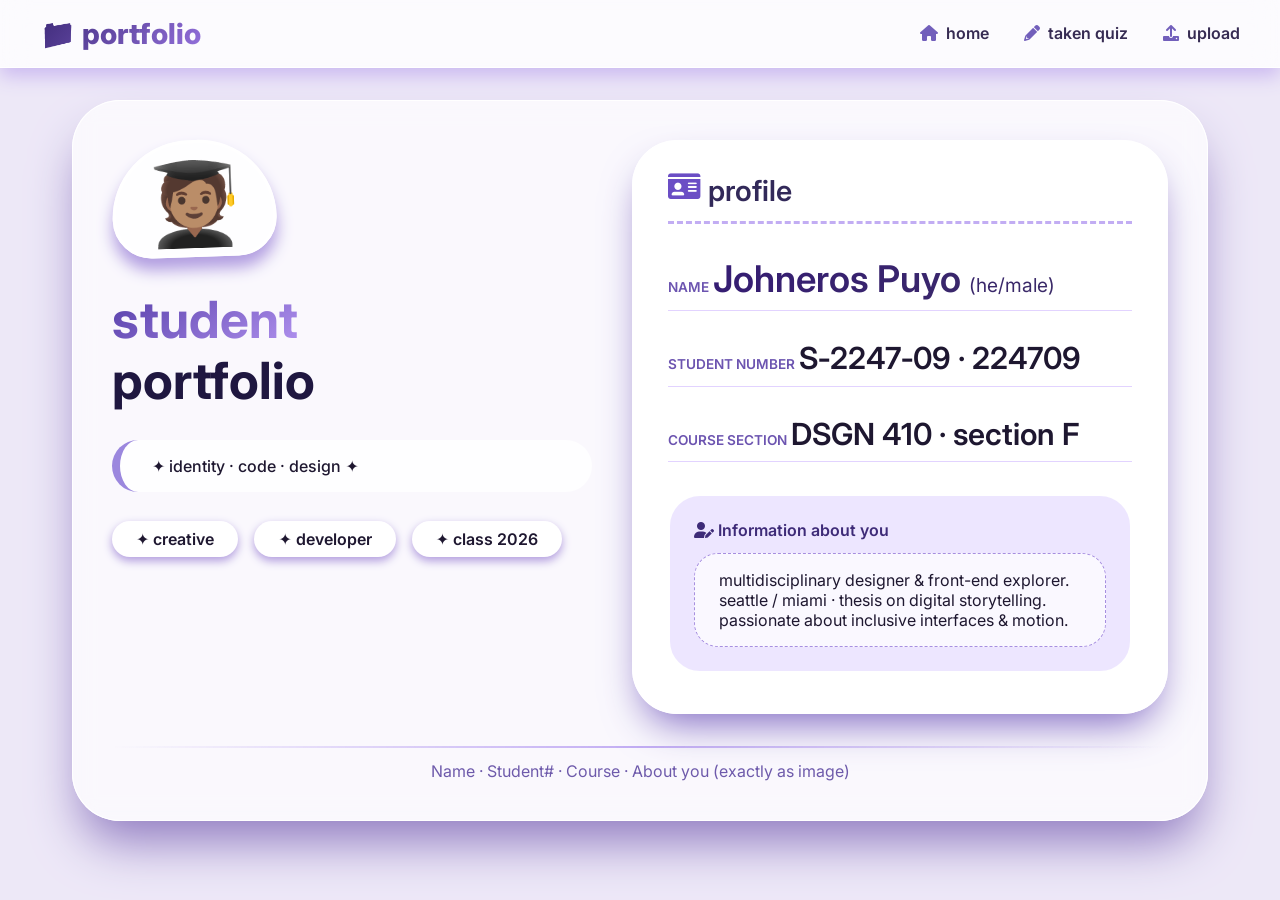
<file: index.html>
<!DOCTYPE html>
<html lang="en">
<head>
    <meta charset="UTF-8">
    <meta name="viewport" content="width=device-width, initial-scale=1.0">
    <title>portfolio · taken quiz upload (no questions)</title>
    <!-- Font Awesome -->
    <link rel="stylesheet" href="https://cdnjs.cloudflare.com/ajax/libs/font-awesome/6.0.0-beta3/css/all.min.css">
    <!-- Google Font: Inter -->
    <link rel="preconnect" href="https://fonts.googleapis.com">
    <link rel="preconnect" href="https://fonts.gstatic.com" crossorigin>
    <link href="https://fonts.googleapis.com/css2?family=Inter:opsz,wght@14..32,400;14..32,500;14..32,600;14..32,700&display=swap" rel="stylesheet">
    <link rel="stylesheet" href="style.css">
    <!-- tiny page switching script (keeps navbar interaction) -->
    <script>
        function showPage(pageId) {
            document.getElementById('home-page').style.display = 'none';
            document.getElementById('quiz-page').style.display = 'none';
            document.getElementById(pageId).style.display = 'block';
        }
        window.onload = function() {
            showPage('home-page');
        };
    </script>
</head>
<body>
    <!-- shared navigation -->
    <nav class="navbar">
        <div class="logo"><a href="#" onclick="showPage('home-page'); return false;">📁 portfolio</a></div>
        <div class="nav-links">
            <a href="#" onclick="showPage('home-page'); return false;"><i class="fas fa-home"></i> home</a>
            <a href="#" onclick="showPage('quiz-page'); return false;"><i class="fas fa-pencil-alt"></i> taken quiz</a>
            <a href="#" onclick="showPage('quiz-page'); return false;"><i class="fas fa-upload"></i> upload</a>
        </div>
    </nav>

    <!-- PAGE 1: LANDING (exact fields: name, student number, course section, info about you) -->
    <div id="home-page" class="page-container" style="display: block;">
        <div class="landing-card">
            <div class="grid">
                <div class="hero">
                    <div class="avatar-symbol">🧑🏽‍🎓</div>
                    <h1><span>student</span><br>portfolio</h1>
                    <div class="tagline">✦ identity · code · design ✦</div>
                    <div class="student-badge">
                        <span class="badge-item">✦ creative</span>
                        <span class="badge-item">✦ developer</span>
                        <span class="badge-item">✦ class 2026</span>
                    </div>
                </div>
                <div class="info-panel">
                    <h2><i class="fas fa-id-card" style="color:#6b4ec5;"></i> profile</h2>
                    <div class="detail-list">
                        <!-- 1. NAME -->
                        <div class="detail-item">
                            <span class="detail-label">Name</span>
                            <span class="detail-value name-value">Johneros Puyo <span style="font-size:1.2rem; font-weight:400;">(he/male)</span></span>
                        </div>
                        <!-- 2. STUDENT NUMBER -->
                        <div class="detail-item">
                            <span class="detail-label">Student number</span>
                            <span class="detail-value">S‑2247‑09 · 224709</span>
                        </div>
                        <!-- 3. COURSE SECTION -->
                        <div class="detail-item">
                            <span class="detail-label">Course Section</span>
                            <span class="detail-value">DSGN 410 · section F</span>
                        </div>
                    </div>
                    <!-- 4. INFORMATION ABOUT YOU -->
                    <div class="info-about">
                        <p><i class="fas fa-user-pen"></i> Information about you</p>
                        <div class="bio-text">
                            multidisciplinary designer & front-end explorer.<br>
                            seattle / miami · thesis on digital storytelling.<br>
                            passionate about inclusive interfaces & motion.
                        </div>
                    </div>
                </div>
            </div>
            <hr>
            <div style="text-align:center; color:#6e5aab;">Name · Student# · Course · About you  (exactly as image)</div>
        </div>
    </div>

    <!-- PAGE 2: TAKEN QUIZ UPLOAD (no questions, only taken quiz records + image upload) -->
    <div id="quiz-page" class="page-container" style="display: none;">
        <div class="quiz-container">
            <div class="quiz-header">
                <i class="fas fa-file-alt"></i>
                <h2>taken quizzes · upload</h2>
            </div>

            <!-- IMAGE UPLOAD (for picture of taken quiz) -->
            <div class="image-upload-area">
                <p><i class="fas fa-cloud-upload-alt" style="margin-right: 8px;"></i> upload a picture of your taken quiz</p>
                <input type="file" id="quizImageInput" accept="image/png, image/jpeg, image/gif, image/webp" onchange="previewQuizImage(event)">
                <small>PNG, JPG, GIF, WEBP — shows preview below</small>
                <div class="preview-box" id="quizPreview">
                    <!-- image preview appears here -->
                </div>
            </div>

            <!-- TAKEN QUIZ LIST (records, NO questions) -->
            <div class="taken-quiz-section">
                <div class="section-title">
                    <i class="fas fa-clock-rotate-left"></i> recently taken quizzes
                </div>
                <div class="quiz-taken-list" id="takenQuizList">
                    <!-- static examples of taken quizzes (these are records, not questions) -->
                    <div class="quiz-record">
                        <div class="quiz-info">
                            <div class="quiz-title"><i class="fas fa-pen-to-square" style="color:#6a4fc5;"></i> midterm exam · design systems</div>
                            <div class="quiz-meta">
                                <span><i class="fas fa-calendar"></i> may 12, 2026</span>
                                <span><i class="fas fa-file-pdf"></i> scanned_quiz.pdf</span>
                            </div>
                        </div>
                        <div class="quiz-score">92%</div>
                    </div>
                    <div class="quiz-record">
                        <div class="quiz-info">
                            <div class="quiz-title"><i class="fas fa-pen-to-square" style="color:#6a4fc5;"></i> typography quiz · week 7</div>
                            <div class="quiz-meta">
                                <span><i class="fas fa-calendar"></i> april 28, 2026</span>
                                <span><i class="fas fa-image"></i> taken_quiz.jpg</span>
                            </div>
                        </div>
                        <div class="quiz-score">88%</div>
                    </div>
                    <div class="quiz-record">
                        <div class="quiz-info">
                            <div class="quiz-title"><i class="fas fa-pen-to-square" style="color:#6a4fc5;"></i> final activity · html & css</div>
                            <div class="quiz-meta">
                                <span><i class="fas fa-calendar"></i> june 02, 2026</span>
                                <span><i class="fas fa-file-image"></i> activity_scan.png</span>
                            </div>
                        </div>
                        <div class="quiz-score">95%</div>
                    </div>
                </div>

                <!-- note: no questions anywhere, just taken quiz records and upload -->
                <div style="margin-top: 2rem; background: #e7daff; padding: 1rem 1.5rem; border-radius: 3rem; color:#3f2f72; font-weight:500;">
                    <i class="fas fa-check-circle" style="color:#5e46b1;"></i>  you have uploaded 3 taken quizzes (image upload simulates adding more)
                </div>
            </div>

            <!-- UPLOAD / DEMO BUTTON (adds a new taken quiz record to show dynamic update) -->
            <div class="action-buttons">
                <button class="btn btn-primary" onclick="addTakenQuiz()"><i class="fas fa-plus-circle"></i> add taken quiz (demo)</button>
                <button class="btn" onclick="document.getElementById('quizImageInput').value=''; document.getElementById('quizPreview').innerHTML='';"><i class="fas fa-trash-alt"></i> clear upload</button>
            </div>

            <div class="footer-note">
                <i class="fas fa-arrow-up"></i> upload a picture of your taken quiz – it appears above.<br>
                <span style="background:#e4d9ff; padding:0.3rem 1rem; border-radius:60px; display:inline-block; margin-top:0.6rem;"></span>
            </div>
        </div>
    </div>

    <script>
        // preview for quiz image upload
        function previewQuizImage(event) {
            const reader = new FileReader();
            reader.onload = function() {
                const previewDiv = document.getElementById('quizPreview');
                previewDiv.innerHTML = `<img src="${reader.result}" alt="taken quiz preview">`;
            };
            if (event.target.files[0]) {
                reader.readAsDataURL(event.target.files[0]);
            } else {
                document.getElementById('quizPreview').innerHTML = '';
            }
        }

        // function to simulate "adding a taken quiz" (dynamic update, no questions)
        function addTakenQuiz() {
            const list = document.getElementById('takenQuizList');
            const newRecord = document.createElement('div');
            newRecord.className = 'quiz-record';
            // random score between 75 and 98
            const score = Math.floor(Math.random() * 20) + 78;
            const months = ['jan','feb','mar','apr','may','jun','jul','aug','sep'];
            const randomMonth = months[Math.floor(Math.random() * months.length)] + ' ' + (Math.floor(Math.random()*20)+1);
            newRecord.innerHTML = `
                <div class="quiz-info">
                    <div class="quiz-title"><i class="fas fa-pen-to-square" style="color:#6a4fc5;"></i> quiz upload · ${randomMonth}</div>
                    <div class="quiz-meta">
                        <span><i class="fas fa-calendar"></i> ${randomMonth}, 2026</span>
                        <span><i class="fas fa-image"></i> taken_quiz_upload.png</span>
                    </div>
                </div>
                <div class="quiz-score">${score}%</div>
            `;
            list.appendChild(newRecord);
        }

        // ensure page switching works after dynamic updates
        window.showPage = function(pageId) {
            document.getElementById('home-page').style.display = 'none';
            document.getElementById('quiz-page').style.display = 'none';
            document.getElementById(pageId).style.display = 'block';
        };
    </script>
    <!-- note: second page contains zero quiz questions — exactly "taken quiz" records + upload image -->
</body>
</html>
</file>
<file: style.css>
* {
            margin: 0;
            padding: 0;
            box-sizing: border-box;
        }

        body {
            font-family: 'Inter', system-ui, sans-serif;
            background: #ede8f7;
            color: #1e1730;
            min-height: 100vh;
        }

        /* navigation */
        .navbar {
            background: rgba(255, 255, 255, 0.8);
            backdrop-filter: blur(14px);
            -webkit-backdrop-filter: blur(14px);
            padding: 1rem 2.5rem;
            display: flex;
            flex-wrap: wrap;
            align-items: center;
            justify-content: space-between;
            border-bottom: 1px solid #ffffff;
            box-shadow: 0 8px 18px #cbb9f0;
            position: sticky;
            top: 0;
            z-index: 10;
        }

        .logo a {
            font-weight: 800;
            font-size: 1.8rem;
            background: linear-gradient(130deg, #3f2b7a, #9370db);
            background-clip: text;
            -webkit-background-clip: text;
            color: transparent;
            text-decoration: none;
        }

        .nav-links {
            display: flex;
            gap: 2.2rem;
        }

        .nav-links a {
            text-decoration: none;
            font-weight: 600;
            color: #362b52;
            font-size: 1rem;
            display: inline-flex;
            align-items: center;
            gap: 8px;
            padding: 0.3rem 0;
            border-bottom: 2px solid transparent;
            transition: 0.2s;
        }

        .nav-links a i {
            color: #725fbb;
        }

        .nav-links a:hover {
            border-bottom-color: #a58ae6;
            color: #1f1242;
        }

        /* main container */
        .page-container {
            max-width: 1200px;
            margin: 2rem auto;
            padding: 0 2rem 3rem;
        }

        /* --- page 1: portfolio landing (exactly four fields) --- */
        .landing-card {
            background: rgba(255, 255, 255, 0.7);
            backdrop-filter: blur(12px);
            border-radius: 3rem;
            box-shadow: 0 30px 50px -10px #8f7ac0, 0 0 0 1px #fff inset;
            padding: 2.5rem;
        }

        .grid {
            display: grid;
            grid-template-columns: 1fr 1.1fr;
            gap: 2rem;
        }

        .hero {
            padding-right: 0.5rem;
        }

        .avatar-symbol {
            font-size: 5rem;
            background: #ffffffd0;
            width: fit-content;
            padding: 0.6rem 1.8rem 0.2rem 1.8rem;
            border-radius: 6rem 6rem 3rem 3rem;
            box-shadow: 0 12px 16px #b19de0;
            border: 3px solid white;
            transform: rotate(-2deg);
            margin-bottom: 2rem;
        }

        .hero h1 {
            font-size: 3.2rem;
            font-weight: 700;
            line-height: 1.2;
            color: #1f1740;
        }

        .hero h1 span {
            background: linear-gradient(145deg, #543ca7, #b293f0);
            background-clip: text;
            -webkit-background-clip: text;
            color: transparent;
        }

        .tagline {
            background: #ffffffc0;
            padding: 1rem 2rem;
            border-radius: 3rem;
            border-left: 8px solid #9b87de;
            font-weight: 500;
            margin: 1.8rem 0;
        }

        .student-badge {
            display: flex;
            gap: 1rem;
            flex-wrap: wrap;
        }

        .badge-item {
            background: white;
            padding: 0.5rem 1.5rem;
            border-radius: 40px;
            font-weight: 600;
            box-shadow: 0 4px 10px #b09bdd;
        }

        /* right panel: exactly name / student# / course / about you */
        .info-panel {
            background: #ffffffd5;
            backdrop-filter: blur(4px);
            border-radius: 2.8rem;
            padding: 2rem 2.2rem 2.5rem;
            box-shadow: 0 20px 40px -12px #7c64c0;
            border: 1px solid white;
        }

        .info-panel h2 {
            font-size: 1.8rem;
            font-weight: 600;
            margin-bottom: 2rem;
            border-bottom: 3px dashed #c2adf3;
            padding-bottom: 0.8rem;
            display: flex;
            gap: 0.5rem;
            color: #322959;
        }

        .detail-list {
            display: flex;
            flex-direction: column;
            gap: 1.8rem;
            margin-bottom: 2rem;
        }

        .detail-item {
            border-bottom: 1px solid #e2d3ff;
            padding-bottom: 0.6rem;
        }

        .detail-label {
            font-size: 0.85rem;
            text-transform: uppercase;
            font-weight: 600;
            color: #6c54b0;
        }

        .detail-value {
            font-size: 1.9rem;
            font-weight: 600;
            word-break: break-word;
        }

        .name-value {
            font-size: 2.3rem;
            background: linear-gradient(135deg, #351c73, #3b2b68);
            background-clip: text;
            -webkit-background-clip: text;
            color: transparent;
        }

        .info-about {
            background: #ede6ff;
            border-radius: 2rem;
            padding: 1.5rem;
            border: 2px solid white;
        }

        .info-about p:first-child {
            font-weight: 600;
            color: #3e2b78;
            margin-bottom: 0.8rem;
        }

        .bio-text {
            background: #ffffffb5;
            padding: 1rem 1.5rem;
            border-radius: 1.5rem;
            border: 1px dashed #a78fe0;
        }

        hr {
            border: none;
            height: 2px;
            background: linear-gradient(to right, transparent, #c2adf3, transparent);
            margin: 2rem 0 0.8rem;
        }

        /* --- PAGE 2: TAKEN QUIZ UPLOAD (NO QUESTIONS, JUST UPLOAD + HISTORY) --- */
        .quiz-container {
            background: #ffffffea;
            backdrop-filter: blur(6px);
            border-radius: 3rem;
            padding: 2.5rem 3rem;
            box-shadow: 0 25px 40px -12px #8f7aca;
            border: 1px solid white;
        }

        .quiz-header {
            display: flex;
            align-items: center;
            gap: 1rem;
            margin-bottom: 2.2rem;
        }

        .quiz-header h2 {
            font-size: 2.4rem;
            font-weight: 700;
            background: linear-gradient(145deg, #3b2679, #7c5fd1);
            background-clip: text;
            -webkit-background-clip: text;
            color: transparent;
        }

        .quiz-header i {
            font-size: 2.8rem;
            color: #755fd3;
        }

        /* image upload (for taken quiz picture) */
        .image-upload-area {
            background: #f6f0ff;
            border-radius: 2.5rem;
            padding: 2rem 2rem 1.8rem;
            margin-bottom: 2.5rem;
            border: 2px dashed #b39df2;
            text-align: center;
        }

        .image-upload-area p {
            font-weight: 600;
            color: #3e2c70;
            font-size: 1.3rem;
            margin-bottom: 1rem;
        }

        .image-upload-area input[type="file"] {
            background: white;
            padding: 0.9rem 2rem;
            border-radius: 4rem;
            border: 1px solid #ab92ec;
            width: 100%;
            max-width: 380px;
            margin: 1rem auto;
            cursor: pointer;
            font-size: 1rem;
        }

        .preview-box {
            margin-top: 1.2rem;
            display: flex;
            justify-content: center;
            flex-wrap: wrap;
            gap: 0.8rem;
        }

        .preview-box img {
            max-width: 180px;
            max-height: 160px;
            border-radius: 28px;
            border: 4px solid white;
            box-shadow: 0 10px 18px #b39de0;
            object-fit: cover;
        }

        /* ---------- TAKEN QUIZ LIST (no questions, just records) ---------- */
        .taken-quiz-section {
            background: #eee5ff;
            border-radius: 2.5rem;
            padding: 2rem 2.2rem;
            margin: 2rem 0 1.2rem;
            border: 1px solid #ffffff;
        }

        .section-title {
            font-size: 1.6rem;
            font-weight: 700;
            color: #2f2160;
            margin-bottom: 1.5rem;
            display: flex;
            align-items: center;
            gap: 12px;
        }

        .section-title i {
            font-size: 1.9rem;
            background: #daceff;
            padding: 0.3rem;
            border-radius: 50%;
        }

        /* quiz record cards — exactly 'taken quiz' items */
        .quiz-taken-list {
            display: flex;
            flex-direction: column;
            gap: 1.2rem;
        }

        .quiz-record {
            background: white;
            border-radius: 2rem;
            padding: 1.4rem 2rem;
            display: flex;
            flex-wrap: wrap;
            align-items: center;
            justify-content: space-between;
            box-shadow: 0 6px 14px #c7b5f0;
            border: 1px solid #f3ecff;
            transition: 0.1s;
        }

        .quiz-record:hover {
            background: #faf6ff;
            border-color: #b29cf5;
        }

        .quiz-info {
            display: flex;
            flex-direction: column;
            gap: 0.2rem;
        }

        .quiz-title {
            font-weight: 700;
            font-size: 1.3rem;
            color: #2b1c56;
            display: flex;
            align-items: center;
            gap: 8px;
        }

        .quiz-meta {
            display: flex;
            gap: 1.8rem;
            font-size: 0.95rem;
            color: #604d95;
        }

        .quiz-meta span i {
            margin-right: 4px;
            color: #816ed3;
        }

        .quiz-score {
            background: #e0d2ff;
            padding: 0.6rem 1.5rem;
            border-radius: 3rem;
            font-weight: 700;
            font-size: 1.3rem;
            color: #2f1b71;
            box-shadow: inset 0 2px 6px #f1eaff;
        }

        .upload-indicator {
            margin-left: 0.5rem;
            color: #5e47a3;
        }

        /* button to simulate adding taken quiz (demo purpose) */
        .action-buttons {
            display: flex;
            gap: 1.2rem;
            margin-top: 2rem;
            flex-wrap: wrap;
        }

        .btn {
            background: white;
            border: 2px solid #8d74d4;
            padding: 0.8rem 2rem;
            border-radius: 3rem;
            font-weight: 600;
            cursor: pointer;
            display: inline-flex;
            align-items: center;
            gap: 0.6rem;
            font-size: 1rem;
            transition: 0.2s;
        }

        .btn-primary {
            background: #6d52c3;
            border-color: #4d359b;
            color: white;
            box-shadow: 0 6px 12px #b09de0;
        }

        .btn-primary:hover {
            background: #583fa8;
        }

        .btn:hover {
            background: #ece2ff;
        }

        .footer-note {
            margin-top: 2.5rem;
            text-align: center;
            color: #6a56a3;
        }
</file>
